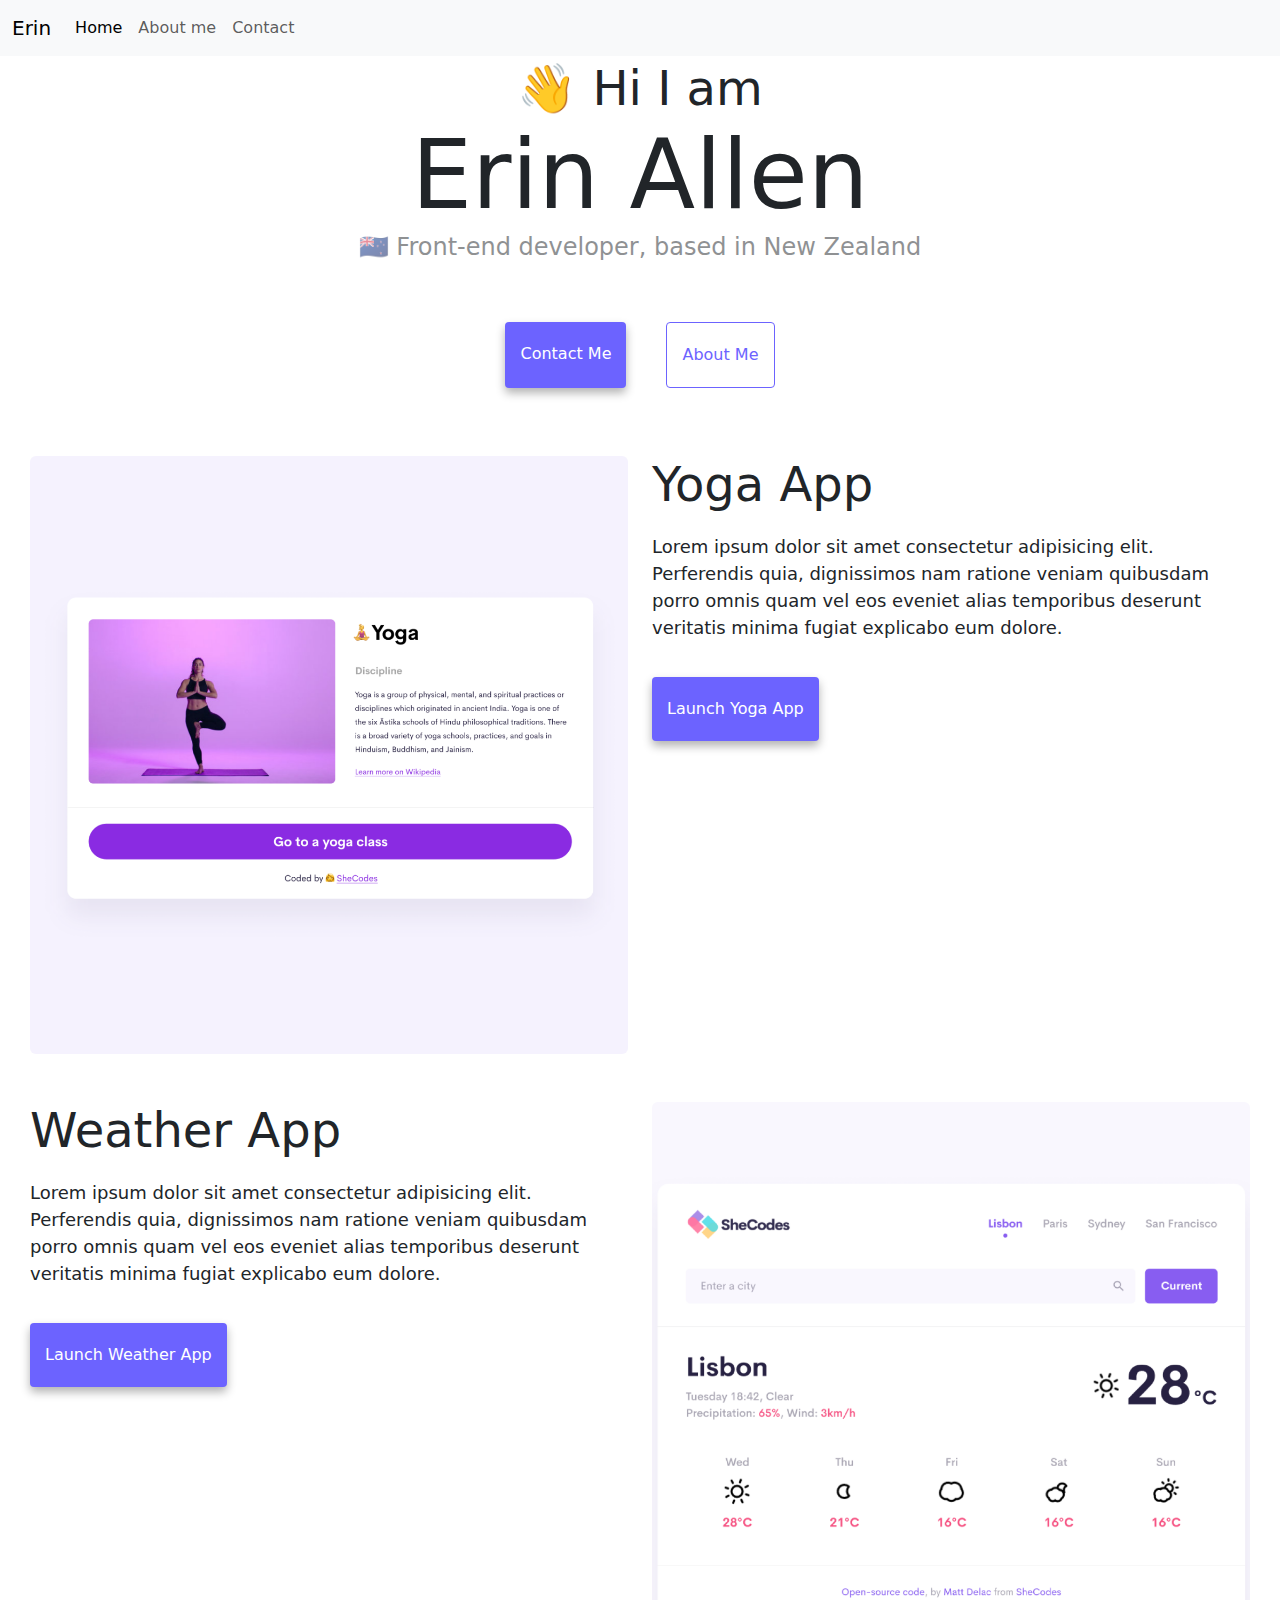
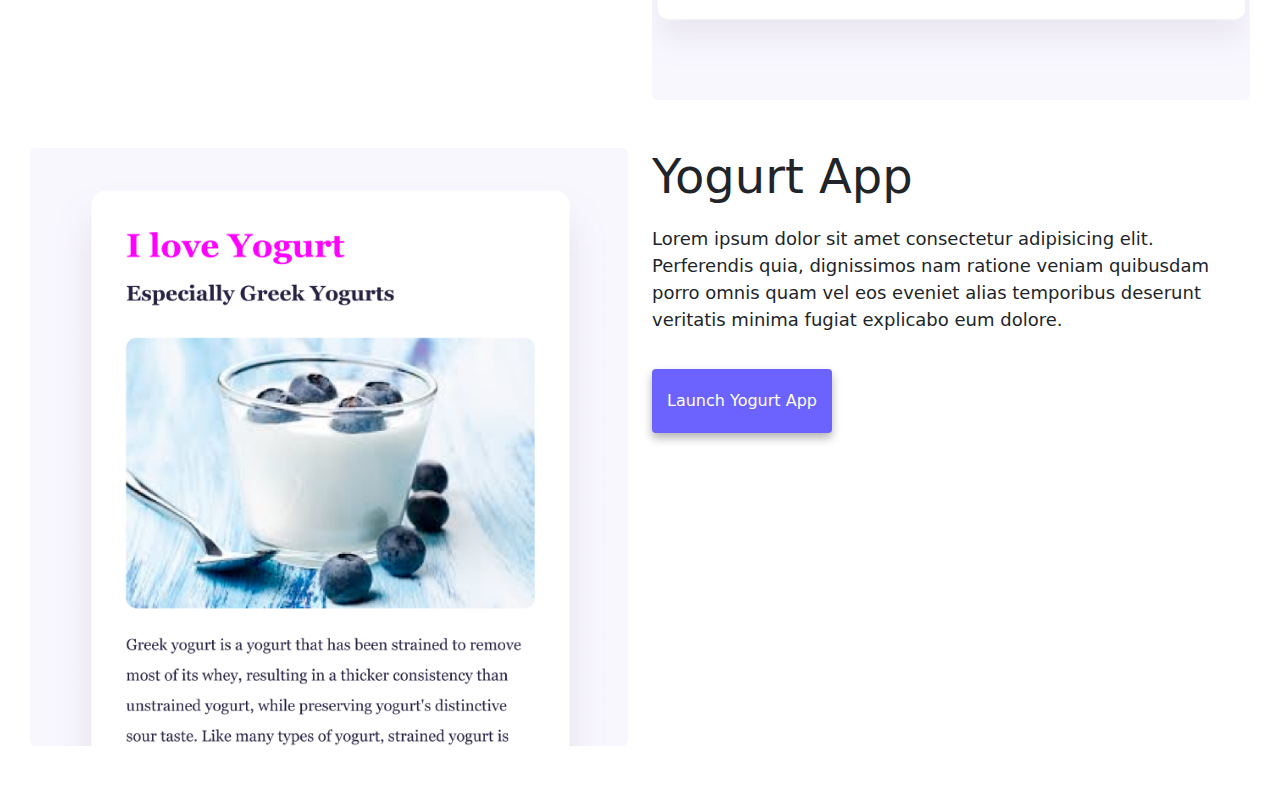
<file: index.html>
<!DOCTYPE html>
<html lang="en">
  <head>
    <meta charset="UTF-8" />
    <meta http-equiv="X-UA-Compatible" content="IE=edge" />
    <meta name="viewport" content="width=device-width, initial-scale=1.0" />
    <meta
      name="description"
      content="Erin Allen is a front-end software developer based in Canterbury, New Zealand. She is currently attending Shecodes online coding academy. "
    />
    <title>Front-end developer - Erin Allen</title>
    <link
      href="https://cdn.jsdelivr.net/npm/bootstrap@5.3.3/dist/css/bootstrap.min.css"
      rel="stylesheet"
      integrity="sha384-QWTKZyjpPEjISv5WaRU9OFeRpok6YctnYmDr5pNlyT2bRjXh0JMhjY6hW+ALEwIH"
      crossorigin="anonymous"
    />
    <script
      src="https://cdn.jsdelivr.net/npm/bootstrap@5.3.3/dist/js/bootstrap.bundle.min.js"
      integrity="sha384-YvpcrYf0tY3lHB60NNkmXc5s9fDVZLESaAA55NDzOxhy9GkcIdslK1eN7N6jIeHz"
      crossorigin="anonymous"
    ></script>
    <link rel="stylesheet" href="/src/style.css" />
  </head>

  <body>
    <nav class="navbar navbar-expand-lg bg-body-tertiary fixed-top">
      <div class="container-fluid">
        <a class="navbar-brand" href="/">Erin</a>
        <button
          class="navbar-toggler"
          type="button"
          data-bs-toggle="collapse"
          data-bs-target="#navbarNavAltMarkup"
          aria-controls="navbarNavAltMarkup"
          aria-expanded="false"
          aria-label="Toggle navigation"
        >
          <span class="navbar-toggler-icon"></span>
        </button>
        <div class="collapse navbar-collapse" id="navbarNavAltMarkup">
          <div class="navbar-nav">
            <a class="nav-link active" aria-current="page" href="/">Home</a>
            <a class="nav-link" href="about.html">About me</a>
            <a class="nav-link" href="about.html#contact">Contact</a>
          </div>
        </div>
      </div>
    </nav>
    <h2>👋 Hi I am</h2>
    <h1>Erin Allen</h1>
    <h3>🇳🇿 Front-end developer, based in New Zealand</h3>
    <div class="navigation-links">
      <a href="/about.html#contact" class="contact-link">Contact me</a>
      <a href="/about.html" class="about-link">About me</a>
    </div>

    <div class="homepage-container">
      <div class="row mt-5">
        <div class="col-sm-6">
          <img
            src="/images/yoga.png"
            class="img-fluid rounded d-sm-block d-none"
            alt="yoga-app"
          />
        </div>
        <div class="col-sm-6 homepage-paragraphs">
          <h2 class="text-start">Yoga App</h2>
          <p>
            Lorem ipsum dolor sit amet consectetur adipisicing elit. Perferendis
            quia, dignissimos nam ratione veniam quibusdam porro omnis quam vel
            eos eveniet alias temporibus deserunt veritatis minima fugiat
            explicabo eum dolore.
          </p>
          <button class="app-buttons">Launch Yoga App</button>
        </div>
      </div>

      <div class="row mt-5">
        <div class="col-sm-6 homepage-paragraphs">
          <h2 class="text-start">Weather App</h2>
          <p>
            Lorem ipsum dolor sit amet consectetur adipisicing elit. Perferendis
            quia, dignissimos nam ratione veniam quibusdam porro omnis quam vel
            eos eveniet alias temporibus deserunt veritatis minima fugiat
            explicabo eum dolore.
          </p>
          <button class="app-buttons">Launch Weather App</button>
        </div>
        <div class="col-sm-6">
          <img
            src="/images/weather.png"
            class="img-fluid rounded d-sm-block d-none"
            alt="weather-app"
          />
        </div>
      </div>

      <div class="row mt-5">
        <div class="col-sm-6">
          <img
            src="/images/yogurt.png"
            class="img-fluid rounded d-sm-block d-none"
            alt="yogurt-app"
          />
        </div>
        <div class="col-sm-6 homepage-paragraphs">
          <h2 class="text-start">Yogurt App</h2>
          <p>
            Lorem ipsum dolor sit amet consectetur adipisicing elit. Perferendis
            quia, dignissimos nam ratione veniam quibusdam porro omnis quam vel
            eos eveniet alias temporibus deserunt veritatis minima fugiat
            explicabo eum dolore.
          </p>
          <button class="app-buttons">Launch Yogurt App</button>
        </div>
      </div>
    </div>
  </body>
</html>
</file>
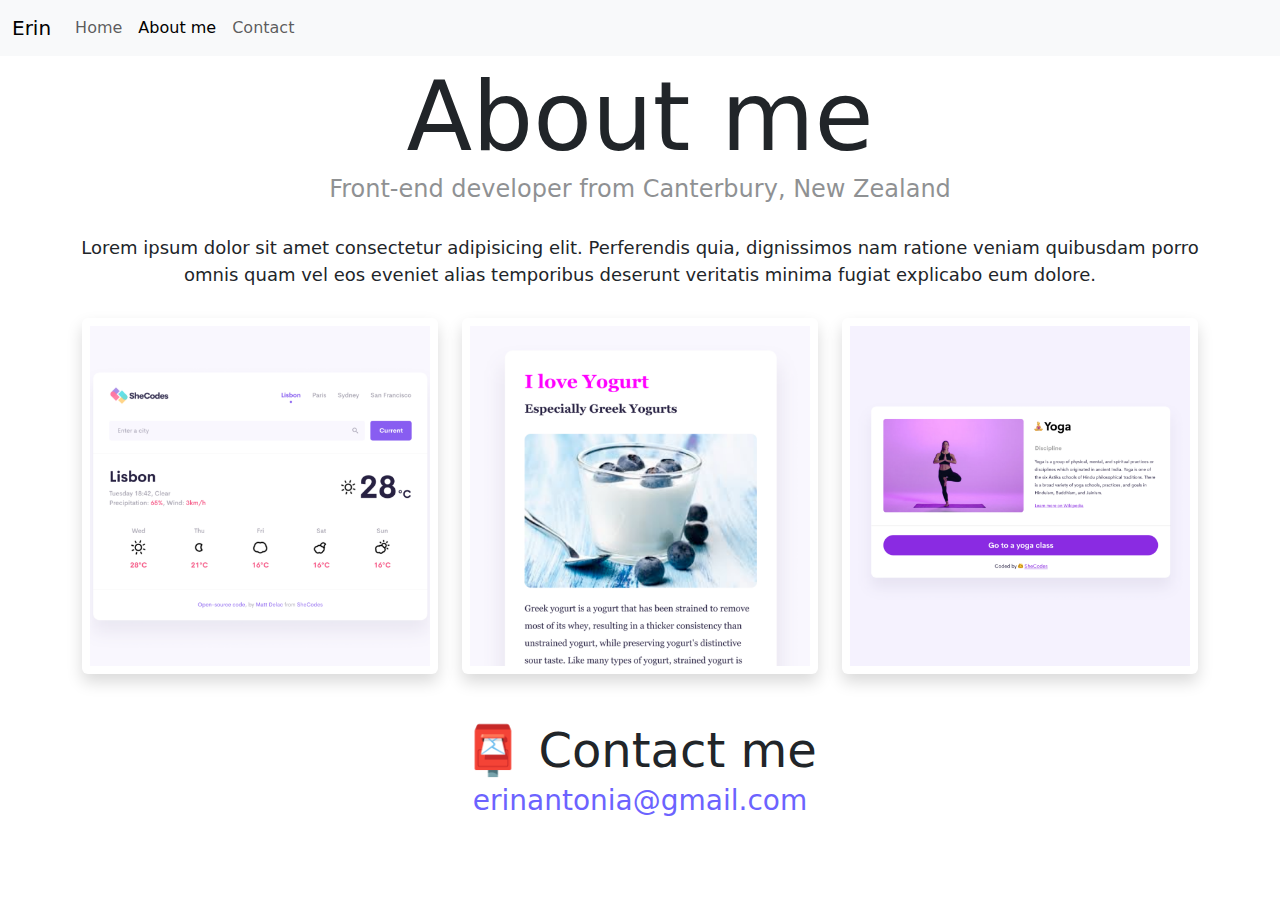
<file: about.html>
<!DOCTYPE html>
<html lang="en">
  <head>
    <meta charset="UTF-8" />
    <meta http-equiv="X-UA-Compatible" content="IE=edge" />
    <meta name="viewport" content="width=device-width, initial-scale=1.0" />
    <meta
      name="description"
      content="Erin Allen is a front-end software developer based in Canterbury, New Zealand. She is currently attending Shecodes online coding academy. "
    />
    <link
      href="https://cdn.jsdelivr.net/npm/bootstrap@5.3.3/dist/css/bootstrap.min.css"
      rel="stylesheet"
      integrity="sha384-QWTKZyjpPEjISv5WaRU9OFeRpok6YctnYmDr5pNlyT2bRjXh0JMhjY6hW+ALEwIH"
      crossorigin="anonymous"
    />
    <script
      src="https://cdn.jsdelivr.net/npm/bootstrap@5.3.3/dist/js/bootstrap.bundle.min.js"
      integrity="sha384-YvpcrYf0tY3lHB60NNkmXc5s9fDVZLESaAA55NDzOxhy9GkcIdslK1eN7N6jIeHz"
      crossorigin="anonymous"
    ></script>
    <link rel="stylesheet" href="/src/style.css" />
    <title>About me - Erin Allen</title>
  </head>
  <body>
    <nav class="navbar navbar-expand-lg bg-body-tertiary fixed-top">
      <div class="container-fluid">
        <a class="navbar-brand" href="/">Erin</a>
        <button
          class="navbar-toggler"
          type="button"
          data-bs-toggle="collapse"
          data-bs-target="#navbarNavAltMarkup"
          aria-controls="navbarNavAltMarkup"
          aria-expanded="false"
          aria-label="Toggle navigation"
        >
          <span class="navbar-toggler-icon"></span>
        </button>
        <div class="collapse navbar-collapse" id="navbarNavAltMarkup">
          <div class="navbar-nav">
            <a class="nav-link" aria-current="page" href="/">Home</a>
            <a class="nav-link active" href="/about.html">About me</a>
            <a class="nav-link" href="/about.html#contact">Contact</a>
          </div>
        </div>
      </div>
    </nav>
    <h1>About me</h1>
    <h3>Front-end developer from Canterbury, New Zealand</h3>
    <div class="about-description text-center">
      Lorem ipsum dolor sit amet consectetur adipisicing elit. Perferendis quia,
      dignissimos nam ratione veniam quibusdam porro omnis quam vel eos eveniet
      alias temporibus deserunt veritatis minima fugiat explicabo eum dolore.
    </div>
    <div class="container">
      <div class="row">
        <div class="col-md-4 mb-5">
          <img
            src="/images/weather.png"
            class="img-fluid rounded shadow p-2"
            alt="weather-app"
          />
        </div>
        <div class="col-md-4 mb-5">
          <img
            src="/images/yogurt.png"
            class="img-fluid rounded shadow p-2"
            alt="yogurt-app"
          />
        </div>
        <div class="col-md-4 mb-5">
          <img
            src="/images/yoga.png"
            class="img-fluid rounded shadow p-2"
            alt="yoga-app"
          />
        </div>
      </div>
    </div>
    <div id="contact">
      <h2>📮 Contact me</h2>
      <a
        href="mailto:erinantonia@gmail.com"
        class="email-link"
        title="Email Erin"
      >
        erinantonia@gmail.com
      </a>
    </div>
  </body>
</html>
</file>
<file: src/style.css>
:root {
  --primary-color: #6c63ff;
  --secondary-color: #f5f2fe;
  --box-shadow: 0 5px 10px rgba(0, 0, 0, 0.3);
}

body {
  margin: 60px 30px;
}

h1,
h2,
h3 {
  text-align: center;
  margin: 0;
}

h1 {
  font-size: 96px;
}

h2 {
  font-size: 48px;
}

h3 {
  font-size: 24px;
  opacity: 0.5;
}

p {
  background: var(--secondary-color);
  padding: 20px 0px;
  border-radius: 4px;
  font-size: 18px;
  line-height: 1.5;
  text-align: center;
}

.navigation-links {
  display: flex;
  margin-top: 40px;
  justify-content: center;
}

.navigation-links a {
  margin: 20px;
  border-radius: 4px;
  padding: 20px 15px;
  text-decoration: none;
  text-transform: capitalize;
}

.contact-link {
  background: var(--primary-color);
  box-shadow: var(--box-shadow);
  color: white;
}

.about-link {
  color: var(--primary-color);
  border: 1px solid var(--primary-color);
}

.homepage-link {
  color: var(--primary-color);
  text-align: center;
  display: block;
}

.about-description {
  background: none;
  margin: 30px;
  font-size: 18px;
}

.email-link {
  display: flex;
  justify-content: center;
  color: var(--primary-color);
  font-size: 28px;
  text-decoration: none;
}

.email-link:hover {
  text-decoration: underline;
}

.homepage-paragraphs p {
  background: none;
  text-align: start;
}

.app-buttons {
  background: var(--primary-color);
  box-shadow: var(--box-shadow);
  color: white;
  border: none;
  border-radius: 4px;
  padding: 20px 15px;
  text-decoration: none;
  text-transform: capitalize;
}

.app-buttons:hover {
  color: blue;
}

@media (max-width: 800px) {
  h1 {
    font-size: 48px;
  }

  h2 {
    font-size: 32px;
    text-align: center;
  }

  .homepage-container {
    text-align: center;
    padding: 15px;
  }
}
</file>
